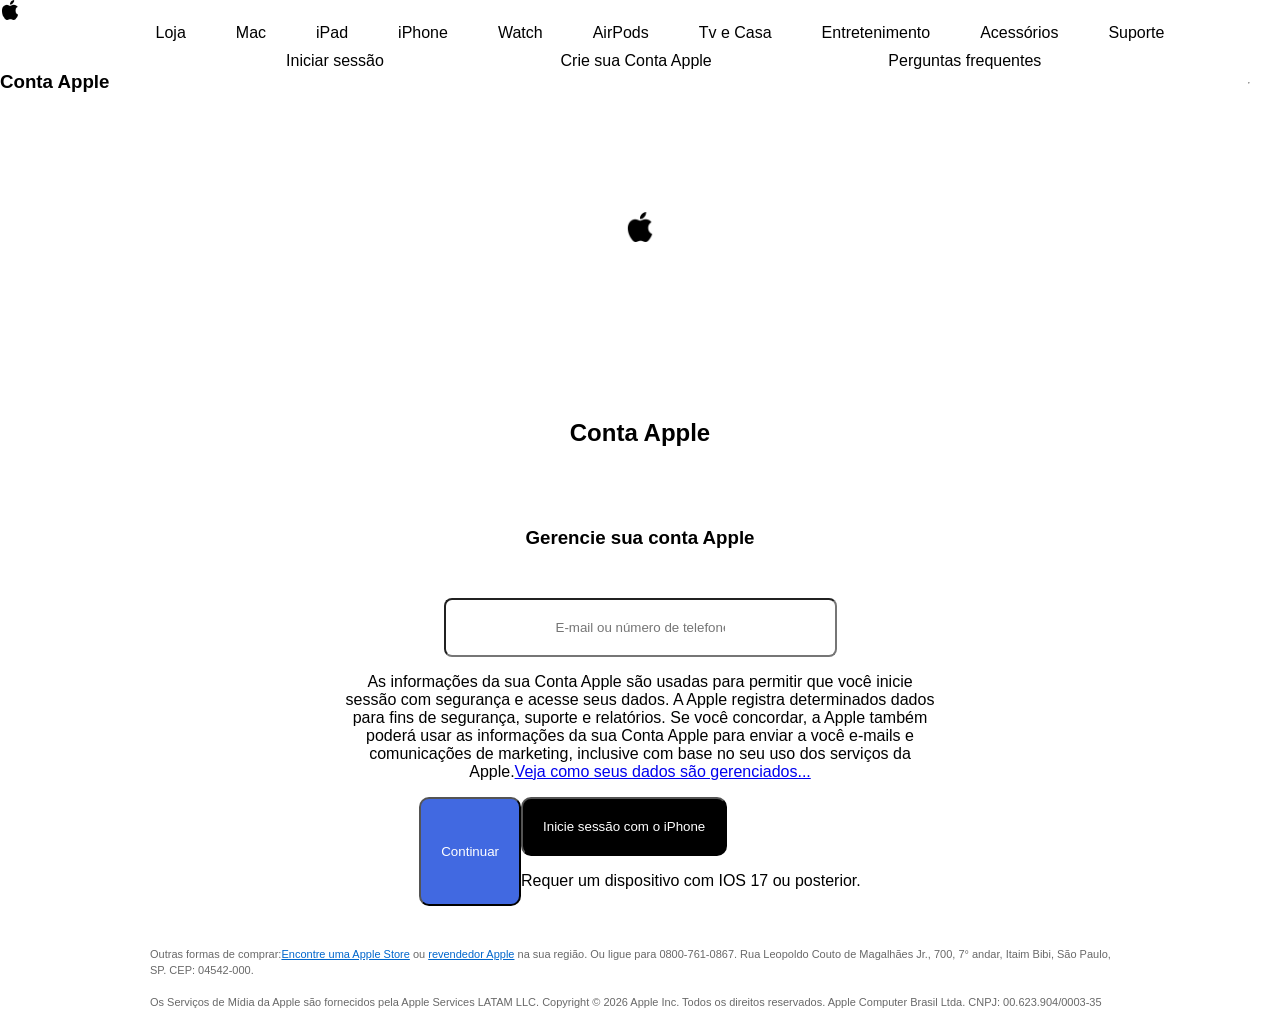
<file: index.html>
<!DOCTYPE html>
<html lang="pt-BR">
<head>
    <meta charset="UTF-8">
    <meta name="viewport" content="width=device-width, initial-scale=1.0">
    <title>Conta Apple: Inicio de Sessão e Gerenciamento</title>
    <link rel="stylesheet" href="./css/style.css">
</head>
<body>
    <header>
        <section id="head-inicio">


            <div class="nav">
                <nav>
                    <div class="logo">
                        <img src="./img/logo_site.png" alt="logo" height="20px" width="20px">
                    </div>
                    <ul class="menu">
                        <li>Loja</li>
                        <li>Mac</li>
                        <li>iPad</li>
                        <li>iPhone</li>
                        <li>Watch</li>
                        <li>AirPods</li>
                        <li>Tv e Casa</li>
                        <li>Entretenimento</li>
                        <li>Acessórios</li>
                        <li>Suporte</li>
                    </ul>
                </nav>
            </div>
        </section>
    </header>

    <main>
        <section id="area_login">
            <div class="nav-pag">
                <h3>Conta Apple</h3>
                <li>Iniciar sessão</li>
                <li>Crie sua Conta Apple</li>
                <li>Perguntas frequentes</li>
                <hr>
            </div>

            <div class="img-centro"><img src="./img/logo_site.png" alt="imagem-do-centro" width="30px" height="30px"></div>

            <div class="login">
                <h1>Conta Apple</h1>
                <h3>Gerencie sua conta Apple</h3>

                <input type="text" placeholder="E-mail ou número de telefone">

                <p>As informações da sua Conta Apple são usadas para permitir que você inicie
                sessão com segurança e acesse seus dados. A Apple registra determinados dados para fins
                de segurança, suporte e relatórios. Se você concordar, a Apple também poderá usar as informações da sua
                Conta Apple para enviar a você e-mails e comunicações de marketing, inclusive com base no seu uso
                dos serviços da Apple.<a href="#">Veja como seus dados são gerenciados...</a></p>
                
            </div>

            <div class="botoes_login">
                <button>Continuar</button>
                <div>
                    <button class="botao_preto">Inicie sessão com o iPhone</button>
                    <p>Requer um dispositivo com IOS 17 ou posterior.</p>
                </div>
            </div>
        </section>
    </main>

    <footer>
        <section class="footer-info">
            <p>Outras formas de comprar:<a href="#">Encontre uma Apple Store</a> ou <a href="#">revendedor Apple</a> na sua região.
            Ou ligue para 0800-761-0867. Rua Leopoldo Couto de Magalhães Jr., 700, 7° andar, Itaim Bibi, São Paulo, SP. CEP: 04542-000.</p>
            <p>Os Serviços de Mídia da Apple são fornecidos pela Apple Services LATAM LLC.
            Copyright © 2026 Apple Inc. Todos os direitos reservados. Apple Computer Brasil Ltda. CNPJ: 00.623.904/0003-35</p>
        </section>
    </footer>
</body>
</html>
</file>
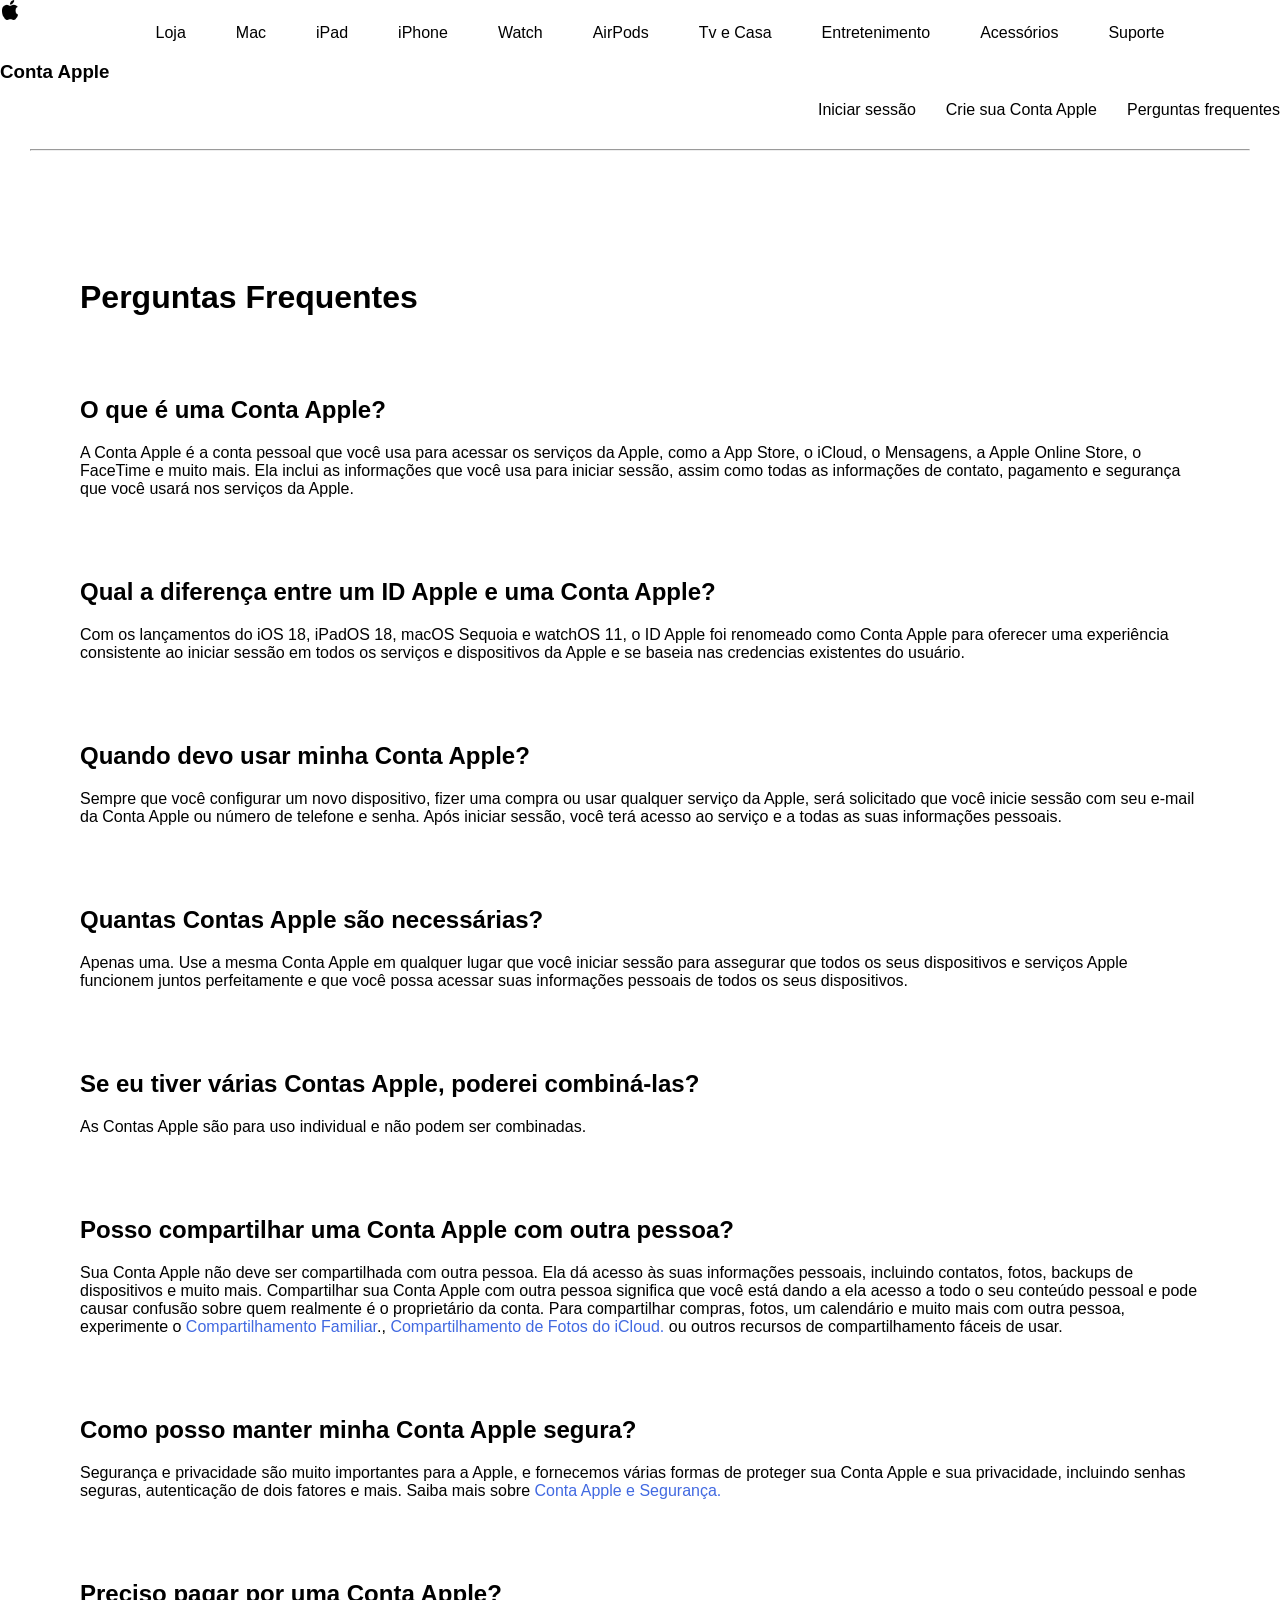
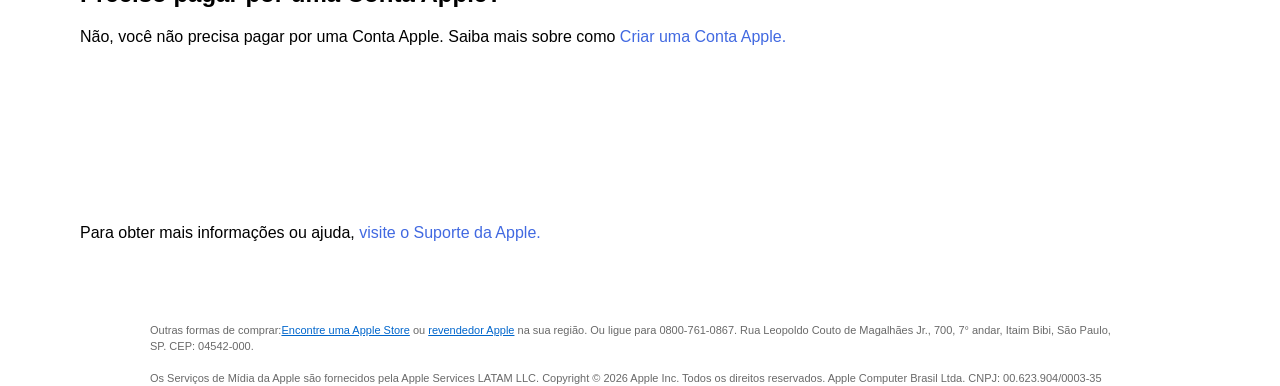
<file: pages/perguntas.html>
<!DOCTYPE html>
<html lang="pt-BR">

<head>
    <meta charset="UTF-8">
    <meta name="viewport" content="width=device-width, initial-scale=1.0">
    <title>Conta Apple • Perguntas Frequentes</title>
    <link rel="stylesheet" href="../css/style.css">
    <link rel="stylesheet" href="">
</head>

<body>
    <header>
        <section id="head-inicio">



            <div class="nav">
                <nav>
                    <div class="logo">
                        <img src="../img/logo_site.png" alt="logo" height="20px" width="20px">
                    </div>
                    <ul class="menu">
                        <li>Loja</li>
                        <li>Mac</li>
                        <li>iPad</li>
                        <li>iPhone</li>
                        <li>Watch</li>
                        <li>AirPods</li>
                        <li>Tv e Casa</li>
                        <li>Entretenimento</li>
                        <li>Acessórios</li>
                        <li>Suporte</li>
                    </ul>
                </nav>
            </div>
        </section>
    </header>
    <main>
        <h3>Conta Apple</h3>
        <ul class="menu-dois">
            <li>Iniciar sessão</li>
            <li>Crie sua Conta Apple</li>
            <li>Perguntas frequentes</li>
        </ul>
        <hr>
        <br>
        <h1>Perguntas Frequentes</h1>
        <section id="perguntas">
            <div class="questions">
                <h2>O que é uma Conta Apple?</h2>
                <p>A Conta Apple é a conta pessoal que você usa para acessar os serviços da Apple, como a App Store, o
                    iCloud, o Mensagens, a Apple Online Store, o FaceTime e muito mais. Ela inclui as informações que
                    você usa para iniciar sessão, assim como todas as informações de contato, pagamento e segurança que
                    você usará nos serviços da Apple.</p>
            </div>
            <div class="questions">
                <h2>Qual a diferença entre um ID Apple e uma Conta Apple?</h2>
                <p>Com os lançamentos do iOS 18, iPadOS 18, macOS Sequoia e watchOS 11, o ID Apple foi renomeado como
                    Conta Apple para oferecer uma experiência consistente ao iniciar sessão em todos os serviços e
                    dispositivos da Apple e se baseia nas credencias existentes do usuário.</p>
            </div>
            <div class="questions">
                <h2>Quando devo usar minha Conta Apple?</h2>
                <p>Sempre que você configurar um novo dispositivo, fizer uma compra ou usar qualquer serviço da Apple,
                    será solicitado que você inicie sessão com seu e-mail da Conta Apple ou número de telefone e senha.
                    Após iniciar sessão, você terá acesso ao serviço e a todas as suas informações pessoais.</p>
            </div>
            <div class="questions">
                <h2>Quantas Contas Apple são necessárias?</h2>
                <p>Apenas uma. Use a mesma Conta Apple em qualquer lugar que você iniciar sessão para assegurar que
                    todos os seus dispositivos e serviços Apple funcionem juntos perfeitamente e que você possa acessar
                    suas informações pessoais de todos os seus dispositivos.</p>
            </div>
            <div class="questions">
                <h2>Se eu tiver várias Contas Apple, poderei combiná-las?</h2>
                <p>As Contas Apple são para uso individual e não podem ser combinadas.</p>
            </div>
            <div class="questions">
                <h2>Posso compartilhar uma Conta Apple com outra pessoa?</h2>
                <p>Sua Conta Apple não deve ser compartilhada com outra pessoa. Ela dá acesso às suas informações
                    pessoais, incluindo contatos, fotos, backups de dispositivos e muito mais. Compartilhar sua Conta
                    Apple com outra pessoa significa que você está dando a ela acesso a todo o seu conteúdo pessoal e
                    pode causar confusão sobre quem realmente é o proprietário da conta. Para compartilhar compras,
                    fotos, um calendário e muito mais com outra pessoa, experimente o <a
                        href="https://support.apple.com/pt-br/105062">Compartilhamento Familiar</a>., <a
                        href="https://support.apple.com/pt-br/108314">Compartilhamento de Fotos do iCloud. </a> ou
                    outros recursos de compartilhamento fáceis de usar.</p>
            </div>
            <div class="questions">
                <h2>Como posso manter minha Conta Apple segura?</h2>
                <p>Segurança e privacidade são muito importantes para a Apple, e fornecemos várias formas de proteger
                    sua Conta Apple e sua privacidade, incluindo senhas seguras, autenticação de dois fatores e mais.
                    Saiba mais sobre <a href="https://support.apple.com/pt-br/102614">Conta Apple e Segurança.</a></p>
            </div>
            <div class="questions">
                <h2>Preciso pagar por uma Conta Apple?</h2>
                <p>Não, você não precisa pagar por uma Conta Apple. Saiba mais sobre como <a
                        href="https://support.apple.com/pt-br/102614">Criar uma Conta Apple.</a></p>
            </div>
            <br>
            <p id="maisinfo">Para obter mais informações ou ajuda, <a
                    href="https://support.apple.com/apple-account">visite o Suporte da Apple.</a></p>
        </section>
    </main>
    <footer>
        <section class="footer-info">
            <p>Outras formas de comprar:<a href="#">Encontre uma Apple Store</a> ou <a href="#">revendedor Apple</a> na sua região.
            Ou ligue para 0800-761-0867. Rua Leopoldo Couto de Magalhães Jr., 700, 7° andar, Itaim Bibi, São Paulo, SP. CEP: 04542-000.</p>
            <p>Os Serviços de Mídia da Apple são fornecidos pela Apple Services LATAM LLC.
            Copyright © 2026 Apple Inc. Todos os direitos reservados. Apple Computer Brasil Ltda. CNPJ: 00.623.904/0003-35</p>
        </section>
    </footer>
</body>

</html>
</file>
<file: css/style.css>
body{
    margin: 0;
    padding: 0;
    font-family: Arial, sans-serif;
    list-style: none;
}

.menu{
    margin: 0;
    display: flex;
    justify-content: flex-start;
    gap: 50px;
    margin-bottom: 10px;
    list-style: none;
    justify-content: center;
}

.menu-dois{
    margin: 0;
    display: flex;
    justify-content: flex-end;
    gap: 30px;
    margin-bottom: 10px;
    list-style: none;
    justify-content: end;
}

hr{
    margin: 30px;
}

.nav-pag {
    display: flex;
    justify-content: space-between;
    gap: 40px;
}


h1{
    margin: 80px;
}


.questions{
    margin: 80px;
}

.questions a{
    text-decoration: none;
    color: royalblue;
}


.img-centro {
    display: flex;
    justify-content: center;
    align-items: center;
    height: 25vh;
}

.login {
    justify-content: center;
    text-align: center;
}

.login p {
    margin-left: 340px;
    margin-right: 340px;
}

.login h3 {
}

.login input {
    padding: 20px 110px;
    border-radius: 8px;
    margin-top: 30px;
}

.botoes_login {
    justify-content: center;
    display: flex;
    margin-bottom: 40px;
}

button {
    padding: 20px;
    border-radius: 10px;
    gap: 14px;
    background-color: royalblue;
    color: white;
}

.botao_preto {
    background-color: #000000;
    color: white;
}

#maisinfo{
    margin: 80px;
}

#maisinfo a{
    text-decoration: none;
    color: royalblue;
}

.footer{
    width: 100%;
    background-color: lightgray;
    padding: 20px 0;
    margin-top: 50px;
}
.footer-info{
    max-width: 980px;
    margin: 0 auto;
    padding: 0 22px;
    
}

.footer-info p{
    margin: 0 0 15px 0;
    color: #696969;
    font-size: 11px;
    line-height: 1.5;
    
}

.footer-info p:last-child {
    margin-bottom: 0;
}

.footer-info a {
    color: #0066cc;            
    text-decoration: underline;
}

.footer-info a:hover {
    text-decoration: none;
}
</file>
